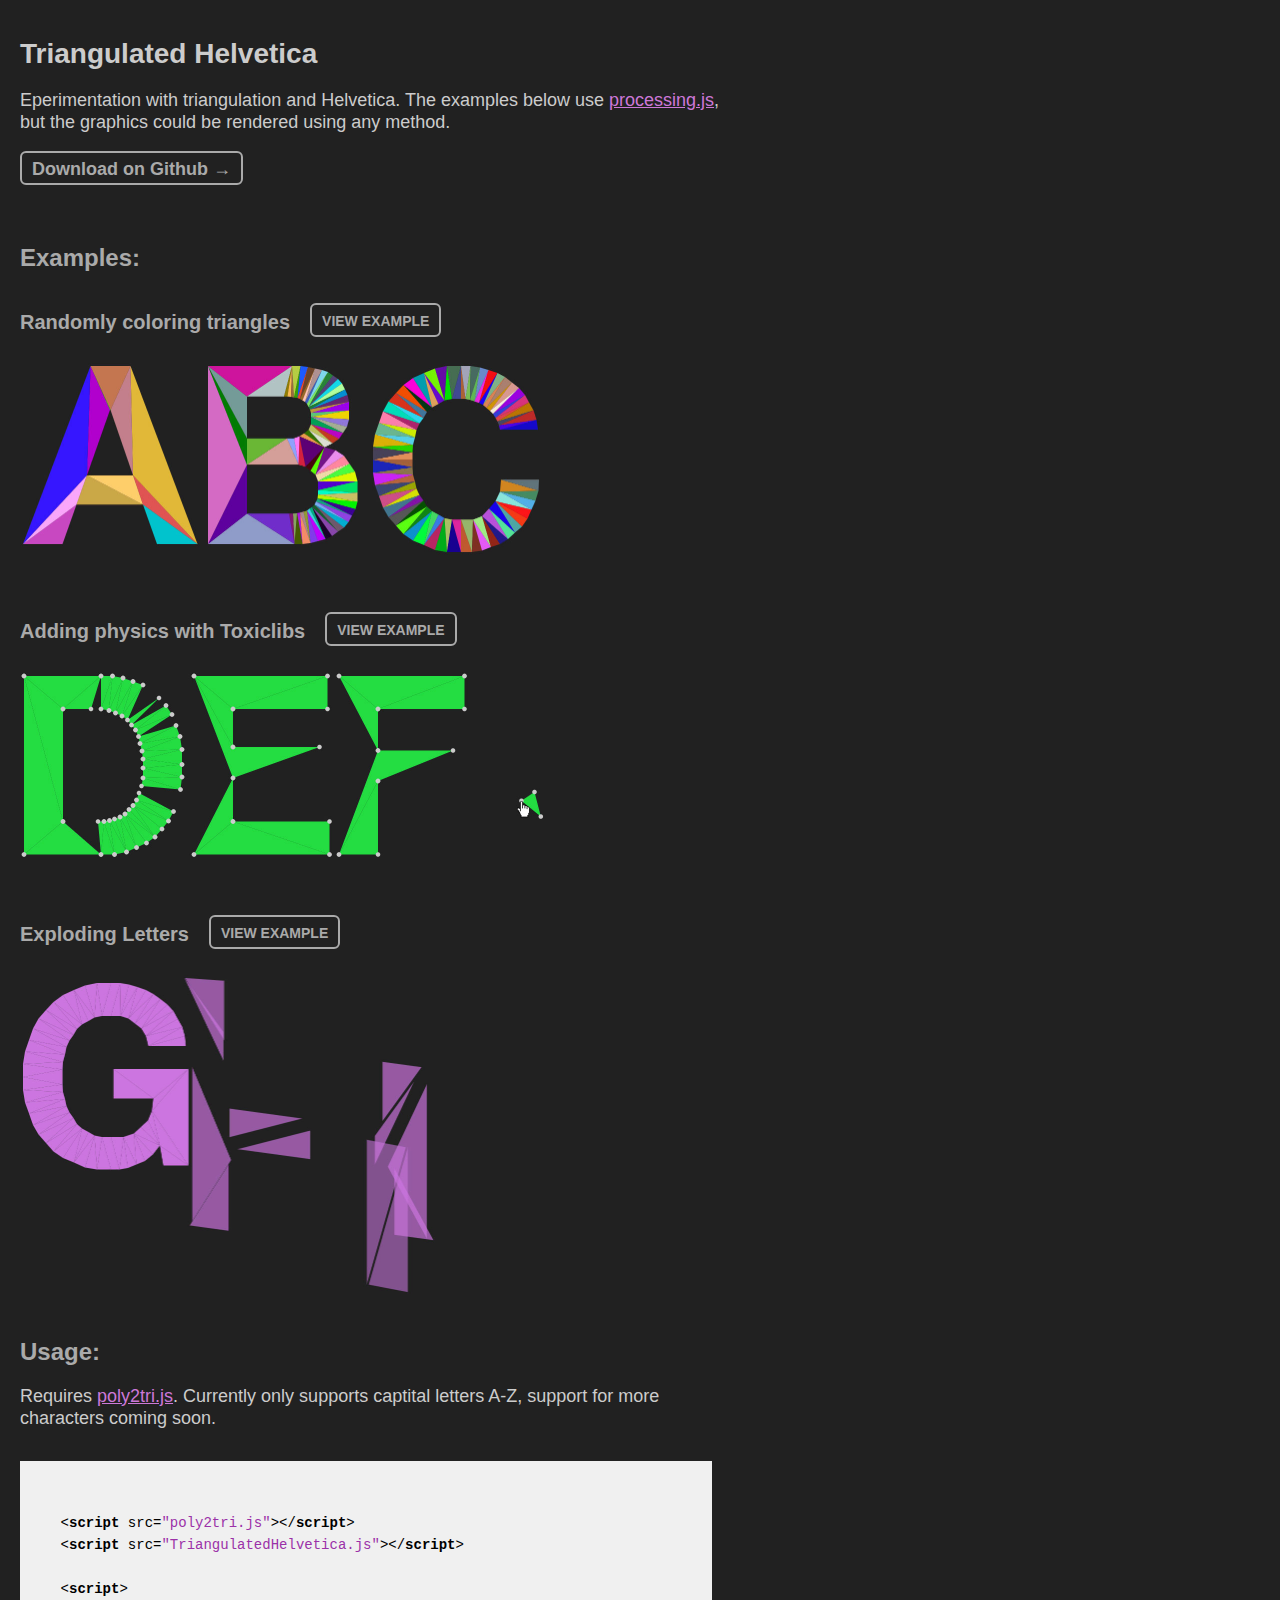
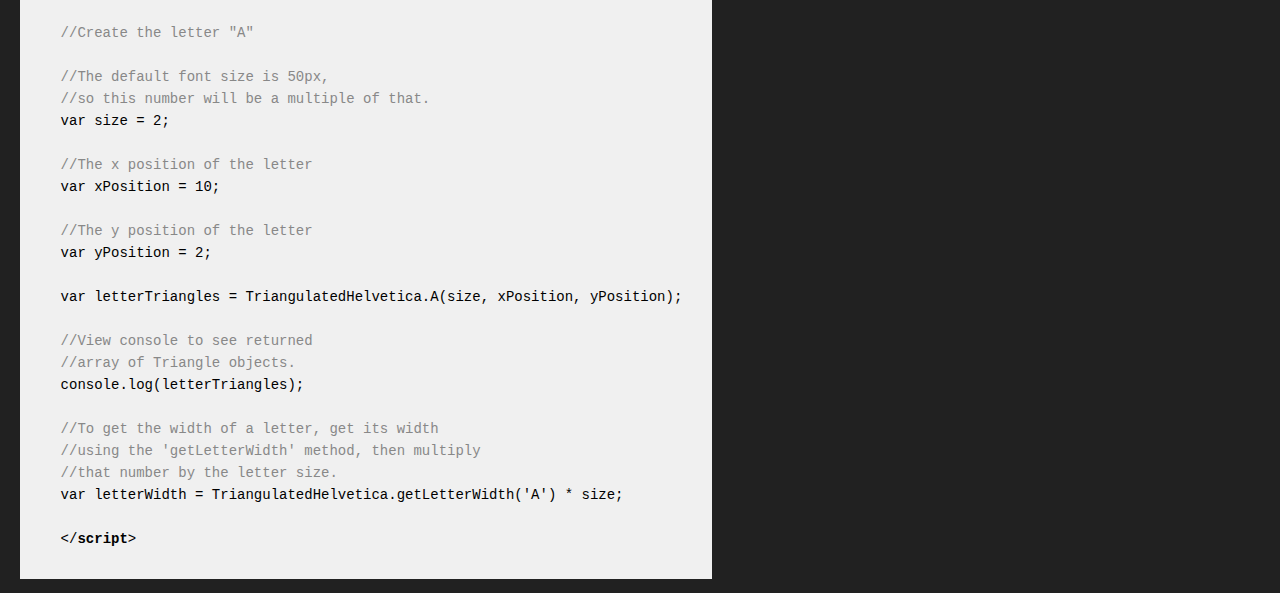
<file: index.html>
<!DOCTYPE html>
<!--[if lt IE 7 ]> <html class='ie6'> <![endif]-->
<!--[if IE 7 ]>    <html class='ie7'> <![endif]-->
<!--[if IE 8 ]>    <html class='ie8'> <![endif]-->
<!--[if IE 9 ]>    <html class='ie9'> <![endif]-->
<!--[if (gt IE 9)|!(IE)]><!--> <html lang='en'> <!--<![endif]-->
    <head>
        <title>Mike Fey | Triangulated Helvetica</title>
        <meta name="viewport" content="width=device-width, initial-scale=1.0, user-scalable=no">
        <meta name='apple-mobile-web-app-capable' content='yes' />
        <meta name='description' content='Eperimentation with triangulation and Helvetica.'>
        <link rel='stylesheet' href='assets/css/style.css' />
        <link rel="stylesheet" href="assets/css/highlight.min.css">
        <script src="assets/js/lib/highlight.pack.js"></script>
        <script>hljs.initHighlightingOnLoad();</script>
        <script>
            (function(i,s,o,g,r,a,m){i['GoogleAnalyticsObject']=r;i[r]=i[r]||function(){
            (i[r].q=i[r].q||[]).push(arguments)},i[r].l=1*new Date();a=s.createElement(o),
            m=s.getElementsByTagName(o)[0];a.async=1;a.src=g;m.parentNode.insertBefore(a,m)
            })(window,document,'script','//www.google-analytics.com/analytics.js','ga');

            ga('create', 'UA-2361692-49', 'mikefey.com');
            ga('send', 'pageview');
        </script>
    </head>
    <body>
        <div class='description'>
            <h1>Triangulated Helvetica</h1>
            <p>Eperimentation with triangulation and Helvetica. The examples below use <a href='http://processingjs.org/' target='_blank'>processing.js</a>, but the graphics could be rendered using any method.</p>
            <div class='download-btn-wrapper'>
                <a class='app-btn' id='download-on-github-btn' href='https://github.com/mikefey/triangulated-helvetica' target='_blank'>Download on Github &rarr;</a>
            </div>
            <h2>Examples:</h2>
            <div class='example-description'>
                <div class='title-wrapper'>
                    <h3>Randomly coloring triangles</h3><a href='multicolored' class='back-btn'>VIEW EXAMPLE</a>
                </div>
                <a class='example-image' href='multicolored'><img id='color-image' src='assets/images/color.jpg' /></a>
            </div>
            <div class='example-description'>
                <div class='title-wrapper'>
                    <h3>Adding physics with Toxiclibs</h3><a href='draggable' class='back-btn'>VIEW EXAMPLE</a>
                </div>
                <a class='example-image' href='draggable'><img id='draggable-image' src='assets/images/draggable.jpg' /></a>
            </div>
            <div class='example-description'>
                <div class='title-wrapper'>
                    <h3>Exploding Letters</h3><a href='explode' class='back-btn'>VIEW EXAMPLE</a>
                </div>
                <a class='example-image' href='explode'><img id='explode-image' src='assets/images/explode.jpg' /></a>
            </div>
            <h2>Usage:</h2>
            <p>Requires <a href='https://github.com/r3mi/poly2tri.js' target='_blank'>poly2tri.js</a>. Currently only supports captital letters A-Z, support for more characters coming soon.</p>
            <pre class='code-example'><code>

    <span class="hljs-tag">&lt;<span class="hljs-title">script</span><span class="hljs-attribute"> src</span>=<span class="hljs-value">"poly2tri.js"</span>&gt;</span><span class="hljs-tag">&lt;/<span class="hljs-title">script</span>&gt;</span>
    <span class="hljs-tag">&lt;<span class="hljs-title">script</span><span class="hljs-attribute"> src</span>=<span class="hljs-value">"TriangulatedHelvetica.js"</span>&gt;</span><span class="hljs-tag">&lt;/<span class="hljs-title">script</span>&gt;</span>

    <span class="hljs-tag">&lt;<span class="hljs-title">script</span></span>&gt;</span>

    <span class='code-comment'>//Create the letter "A"</span>

    <span class='code-comment'>//The default font size is 50px,
    //so this number will be a multiple of that.</span>
    var size = 2;

    <span class='code-comment'>//The x position of the letter</span>
    var xPosition = 10;

    <span class='code-comment'>//The y position of the letter</span>
    var yPosition = 2;

    var letterTriangles = TriangulatedHelvetica.A(size, xPosition, yPosition);

    <span class='code-comment'>//View console to see returned
    //array of Triangle objects.</span>
    console.log(letterTriangles);

    <span class='code-comment'>//To get the width of a letter, get its width
    //using the 'getLetterWidth' method, then multiply
    //that number by the letter size.</span>
    var letterWidth = TriangulatedHelvetica.getLetterWidth('A') * size;

    <span class="hljs-tag">&lt;/<span class="hljs-title">script</span>&gt;</span>
            </code></pre>
    </div>
    <script type="text/javascript">
            function isMobile() {
                var isMobile = (/iphone|ipod|android|blackberry|opera mini|opera mobi|skyfire|maemo|windows phone|palm|iemobile|symbian|symbianos|fennec/i.test(navigator.userAgent.toLowerCase()));

                if (isMobile != true) {
                    isMobile = false;
                }

                return isMobile;
            }

            function isTablet() {
                var isTablet = (/ipad|android 3|sch-i800|playbook|tablet|kindle|gt-p1000|sgh-t849|shw-m180s|a510|a511|a100|dell streak|silk/i.test(navigator.userAgent.toLowerCase()));

                if (isTablet != true) {
                    isTablet = false;
                }

                return isTablet;
            }

            if (isMobile() || isTablet()) {
                document.getElementsByTagName('body')[0].className = 'mobile';
            }
        </script>
    </body>
</html>
</file>
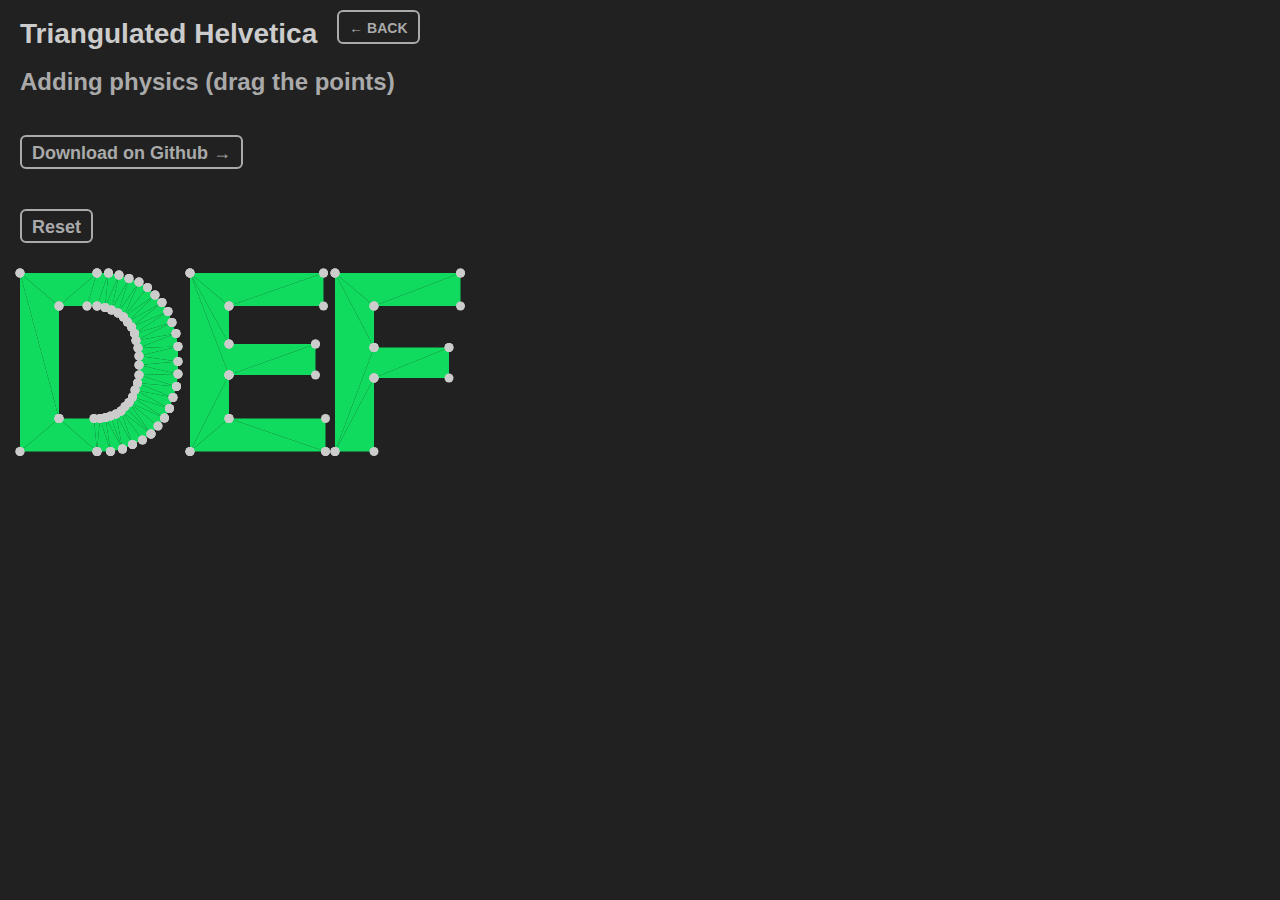
<file: draggable/index.html>
<!DOCTYPE html>
<!--[if lt IE 7 ]> <html class='ie6'> <![endif]-->
<!--[if IE 7 ]>    <html class='ie7'> <![endif]-->
<!--[if IE 8 ]>    <html class='ie8'> <![endif]-->
<!--[if IE 9 ]>    <html class='ie9'> <![endif]-->
<!--[if (gt IE 9)|!(IE)]><!--> <html lang='en'> <!--<![endif]-->
    <head>
        <title>Mike Fey | Triangulated Helvetica</title>
        <meta name="viewport" content="width=device-width, initial-scale=1.0">
        <meta name='apple-mobile-web-app-capable' content='yes' />
        <meta name='description' content='Eperimentation with triangulation and Helvetica.'>
        <script type='text/javascript' src='../assets/js/lib/jquery-2.0.3.js'></script>
        <script type='text/javascript' src='../assets/js/lib/processing-1.4.1.js'></script>
        <script type='text/javascript' src='../assets/js/lib/toxiclibs.js'></script>
        <script type='text/javascript' src='../assets/js/lib/Tween.js'></script>
        <script type='text/javascript' src='../assets/js/lib/poly2tri.js'></script>
        <script type='text/javascript' src='../assets/js/lib/TriangulatedHelvetica.js'></script>
        <script type='text/javascript' src='../assets/js/main.js'></script>
        <link rel='stylesheet' href='../assets/css/style.css' />
        <script>
            (function(i,s,o,g,r,a,m){i['GoogleAnalyticsObject']=r;i[r]=i[r]||function(){
            (i[r].q=i[r].q||[]).push(arguments)},i[r].l=1*new Date();a=s.createElement(o),
            m=s.getElementsByTagName(o)[0];a.async=1;a.src=g;m.parentNode.insertBefore(a,m)
            })(window,document,'script','//www.google-analytics.com/analytics.js','ga');

            ga('create', 'UA-2361692-49', 'mikefey.com');
            ga('send', 'pageview');
        </script>
    </head>
    <body>
        <div class='example'>
            <h1>Triangulated Helvetica</h1>
            <a href='../' class='back-btn'>&larr; BACK</a>
            <h2>Adding physics (drag the points)</h2>
            <div class='download-btn-wrapper'>
                <a class='app-btn' id='download-on-github-btn' href='https://github.com/mikefey/triangulated-helvetica' target='_blank'>Download on Github &rarr;</a>
            </div>
            <div class='app-btn' id='reset-letters-btn'>Reset</div>
            <div class='canvas-wrapper'>
                <canvas id='example2' data-processing-sources="../src/ExampleTwo.pde ../src/Letter.pde ../src/LetterPoint.pde ../src/lib/MouseUtils.pde"></canvas>
            </div>
        </div>
    </body>
</html>
</file>
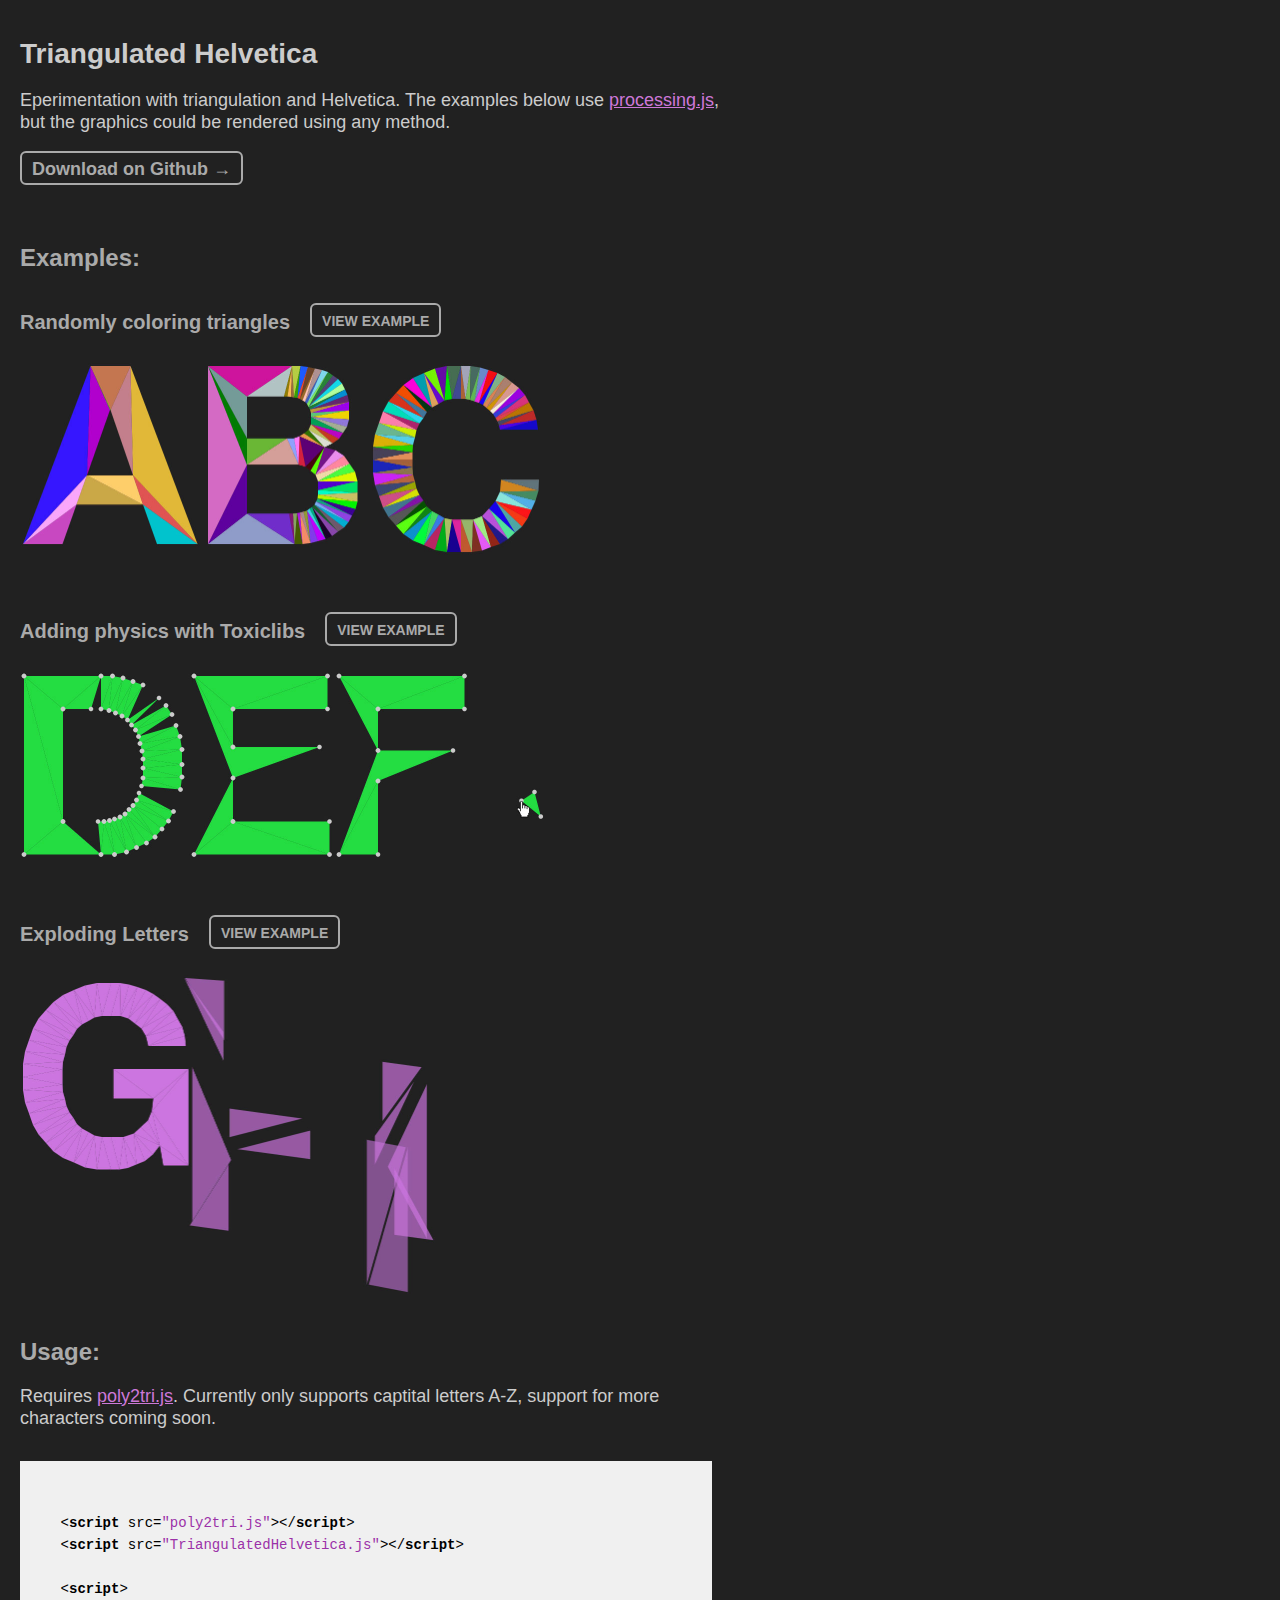
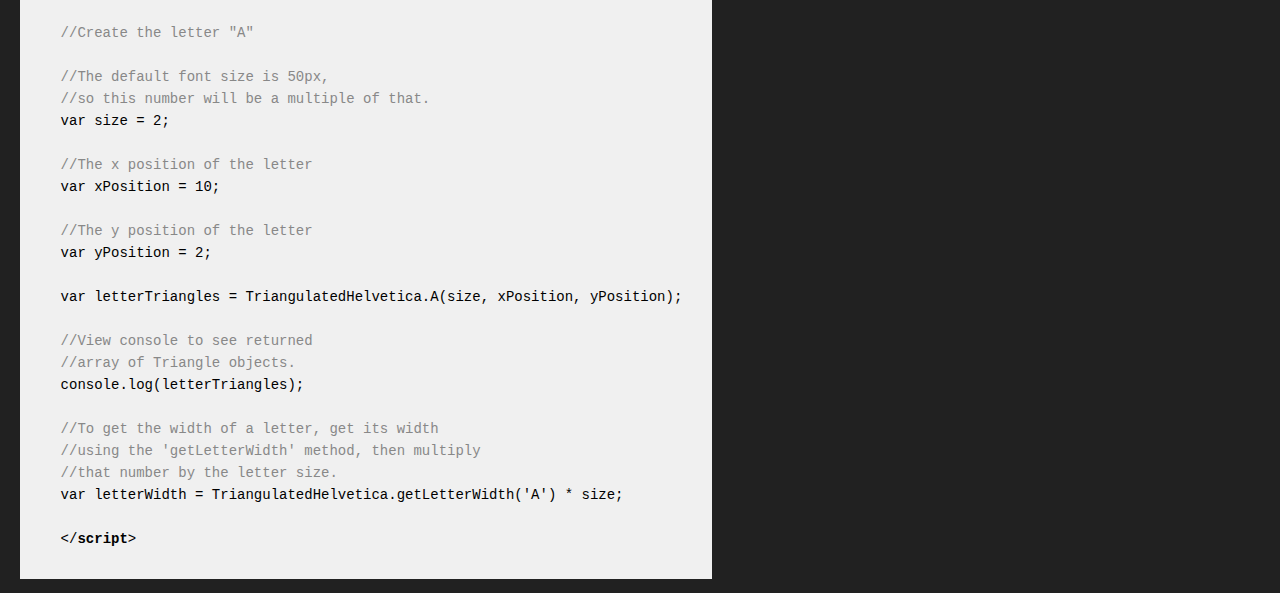
<file: examples/index.html>
<!DOCTYPE html>
<!--[if lt IE 7 ]> <html class='ie6'> <![endif]-->
<!--[if IE 7 ]>    <html class='ie7'> <![endif]-->
<!--[if IE 8 ]>    <html class='ie8'> <![endif]-->
<!--[if IE 9 ]>    <html class='ie9'> <![endif]-->
<!--[if (gt IE 9)|!(IE)]><!--> <html lang='en'> <!--<![endif]-->
    <head>
        <title>Mike Fey | Triangulated Helvetica</title>
        <meta name="viewport" content="width=device-width, initial-scale=1.0, user-scalable=no">
        <meta name='apple-mobile-web-app-capable' content='yes' />
        <meta name='description' content='Eperimentation with triangulation and Helvetica.'>
        <link rel='stylesheet' href='../assets/css/style.css' />
        <link rel="stylesheet" href="../assets/css/highlight.min.css">
        <script src="../assets/js/lib/highlight.pack.js"></script>
        <script>hljs.initHighlightingOnLoad();</script>
        <script type="text/javascript">
            var _gaq = _gaq || [];
            _gaq.push(['_setAccount', 'UA-2361692-47']);
            _gaq.push(['_trackPageview']);

            (function() {
                var ga = document.createElement('script'); ga.type = 'text/javascript'; ga.async = true;
                ga.src = ('https:' == document.location.protocol ? 'https://ssl' : 'http://www') + '.google-analytics.com/ga.js';
                var s = document.getElementsByTagName('script')[0]; s.parentNode.insertBefore(ga, s);
            })();
        </script>
    </head>
    <body>
        <div class='description'>
            <h1>Triangulated Helvetica</h1>
            <p>Eperimentation with triangulation and Helvetica. The examples below use <a href='http://processingjs.org/' target='_blank'>processing.js</a>, but the graphics could be rendered using any method.</p>
            <div class='download-btn-wrapper'>
                <a class='app-btn' id='download-on-github-btn' href='https://github.com/mikefey/triangulated-helvetica' target='_blank'>Download on Github &rarr;</a>
            </div>
            <h2>Examples:</h2>
            <div class='example-description'>
                <div class='title-wrapper'>
                    <h3>Randomly coloring triangles</h3><a href='multicolored' class='back-btn'>VIEW EXAMPLE</a>
                </div>
                <a class='example-image' href='multicolored'><img id='color-image' src='../assets/images/color.jpg' /></a>
            </div>
            <div class='example-description'>
                <div class='title-wrapper'>
                    <h3>Adding physics with Toxiclibs</h3><a href='draggable' class='back-btn'>VIEW EXAMPLE</a>
                </div>
                <a class='example-image' href='draggable'><img id='draggable-image' src='../assets/images/draggable.jpg' /></a>
            </div>
            <div class='example-description'>
                <div class='title-wrapper'>
                    <h3>Exploding Letters</h3><a href='explode' class='back-btn'>VIEW EXAMPLE</a>
                </div>
                <a class='example-image' href='explode'><img id='explode-image' src='../assets/images/explode.jpg' /></a>
            </div>
            <h2>Usage:</h2>
            <p>Requires <a href='https://github.com/r3mi/poly2tri.js' target='_blank'>poly2tri.js</a>. Currently only supports captital letters A-Z, support for more characters coming soon.</p>
            <pre class='code-example'><code>

    <span class="hljs-tag">&lt;<span class="hljs-title">script</span><span class="hljs-attribute"> src</span>=<span class="hljs-value">"poly2tri.js"</span>&gt;</span><span class="hljs-tag">&lt;/<span class="hljs-title">script</span>&gt;</span>
    <span class="hljs-tag">&lt;<span class="hljs-title">script</span><span class="hljs-attribute"> src</span>=<span class="hljs-value">"TriangulatedHelvetica.js"</span>&gt;</span><span class="hljs-tag">&lt;/<span class="hljs-title">script</span>&gt;</span>

    <span class="hljs-tag">&lt;<span class="hljs-title">script</span></span>&gt;</span>

    <span class='code-comment'>//Create the letter "A"</span>

    <span class='code-comment'>//The default font size is 50px,
    //so this number will be a multiple of that.</span>
    var size = 2;

    <span class='code-comment'>//The x position of the letter</span>
    var xPosition = 10;

    <span class='code-comment'>//The y position of the letter</span>
    var yPosition = 2;

    var letterTriangles = TriangulatedHelvetica.A(size, xPosition, yPosition);

    <span class='code-comment'>//View console to see returned
    //array of Triangle objects.</span>
    console.log(letterTriangles);

    <span class='code-comment'>//To get the width of a letter, get its width
    //using the 'getLetterWidth' method, then multiply
    //that number by the letter size.</span>
    var letterWidth = TriangulatedHelvetica.getLetterWidth('A') * size;

    <span class="hljs-tag">&lt;/<span class="hljs-title">script</span>&gt;</span>
            </code></pre>
    </div>
    <script type="text/javascript">
            function isMobile() {
                var isMobile = (/iphone|ipod|android|blackberry|opera mini|opera mobi|skyfire|maemo|windows phone|palm|iemobile|symbian|symbianos|fennec/i.test(navigator.userAgent.toLowerCase()));

                if (isMobile != true) {
                    isMobile = false;
                }

                return isMobile;
            }

            function isTablet() {
                var isTablet = (/ipad|android 3|sch-i800|playbook|tablet|kindle|gt-p1000|sgh-t849|shw-m180s|a510|a511|a100|dell streak|silk/i.test(navigator.userAgent.toLowerCase()));

                if (isTablet != true) {
                    isTablet = false;
                }

                return isTablet;
            }

            if (isMobile() || isTablet()) {
                document.getElementsByTagName('body')[0].className = 'mobile';
            }
        </script>
    </body>
</html>
</file>
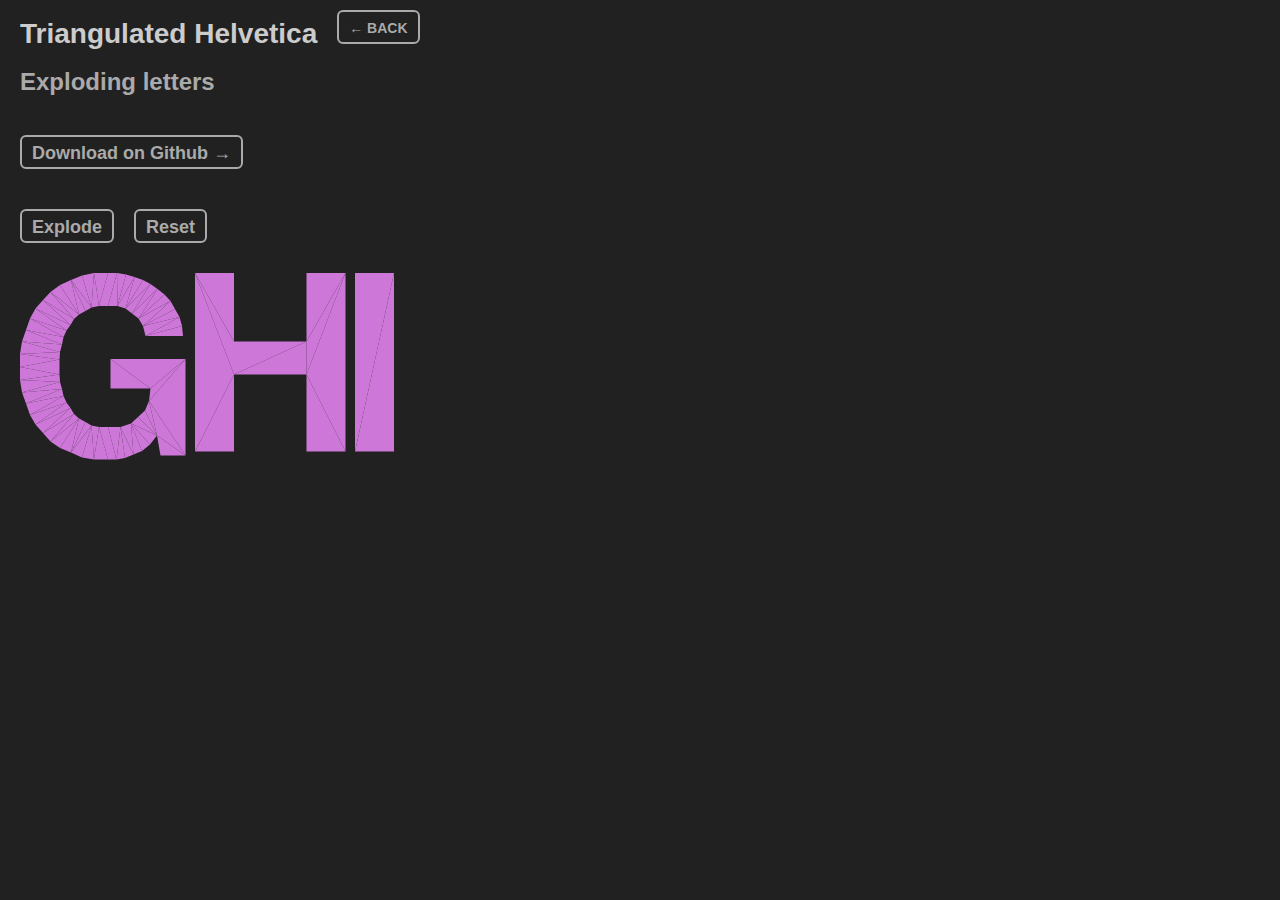
<file: explode/index.html>
<!DOCTYPE html>
<!--[if lt IE 7 ]> <html class='ie6'> <![endif]-->
<!--[if IE 7 ]>    <html class='ie7'> <![endif]-->
<!--[if IE 8 ]>    <html class='ie8'> <![endif]-->
<!--[if IE 9 ]>    <html class='ie9'> <![endif]-->
<!--[if (gt IE 9)|!(IE)]><!--> <html lang='en'> <!--<![endif]-->
    <head>
        <title>Mike Fey | Triangulated Helvetica</title>
        <meta name="viewport" content="width=device-width, initial-scale=1.0">
        <meta name='apple-mobile-web-app-capable' content='yes' />
        <meta name='description' content='Eperimentation with triangulation and Helvetica.'>
        <script type='text/javascript' src='../assets/js/lib/hidpi-canvas.js'></script>
        <script type='text/javascript' src='../assets/js/lib/jquery-2.0.3.js'></script>
        <script type='text/javascript' src='../assets/js/lib/processing-1.4.1.js'></script>
        <script type='text/javascript' src='../assets/js/lib/toxiclibs.js'></script>
        <script type='text/javascript' src='../assets/js/lib/Tween.js'></script>
        <script type='text/javascript' src='../assets/js/lib/poly2tri.js'></script>
        <script type='text/javascript' src='../assets/js/lib/TriangulatedHelvetica.js'></script>
        <script type='text/javascript' src='../assets/js/main.js'></script>
        <link rel='stylesheet' href='../assets/css/style.css' />
        <script>
            (function(i,s,o,g,r,a,m){i['GoogleAnalyticsObject']=r;i[r]=i[r]||function(){
            (i[r].q=i[r].q||[]).push(arguments)},i[r].l=1*new Date();a=s.createElement(o),
            m=s.getElementsByTagName(o)[0];a.async=1;a.src=g;m.parentNode.insertBefore(a,m)
            })(window,document,'script','//www.google-analytics.com/analytics.js','ga');

            ga('create', 'UA-2361692-49', 'mikefey.com');
            ga('send', 'pageview');
        </script>
    </head>
    <body>
        <div class='example'>
            <h1>Triangulated Helvetica</h1>
            <a href='../' class='back-btn'>&larr; BACK</a>
            <h2>Exploding letters</h2>
            <div class='download-btn-wrapper'>
                <a class='app-btn' id='download-on-github-btn' href='https://github.com/mikefey/triangulated-helvetica' target='_blank'>Download on Github &rarr;</a>
            </div>
            <div class='app-btn' id='explode-letters-btn'>Explode</div><div class='app-btn' id='reset-letters-btn'>Reset</div>
            <div class='canvas-wrapper'>
                <canvas id='example3' data-processing-sources="../src/ExampleThree.pde ../src/Letter.pde ../src/LetterPoint.pde ../src/lib/MouseUtils.pde"></canvas>
            </div>
        </div>
    </body>
</html>
</file>
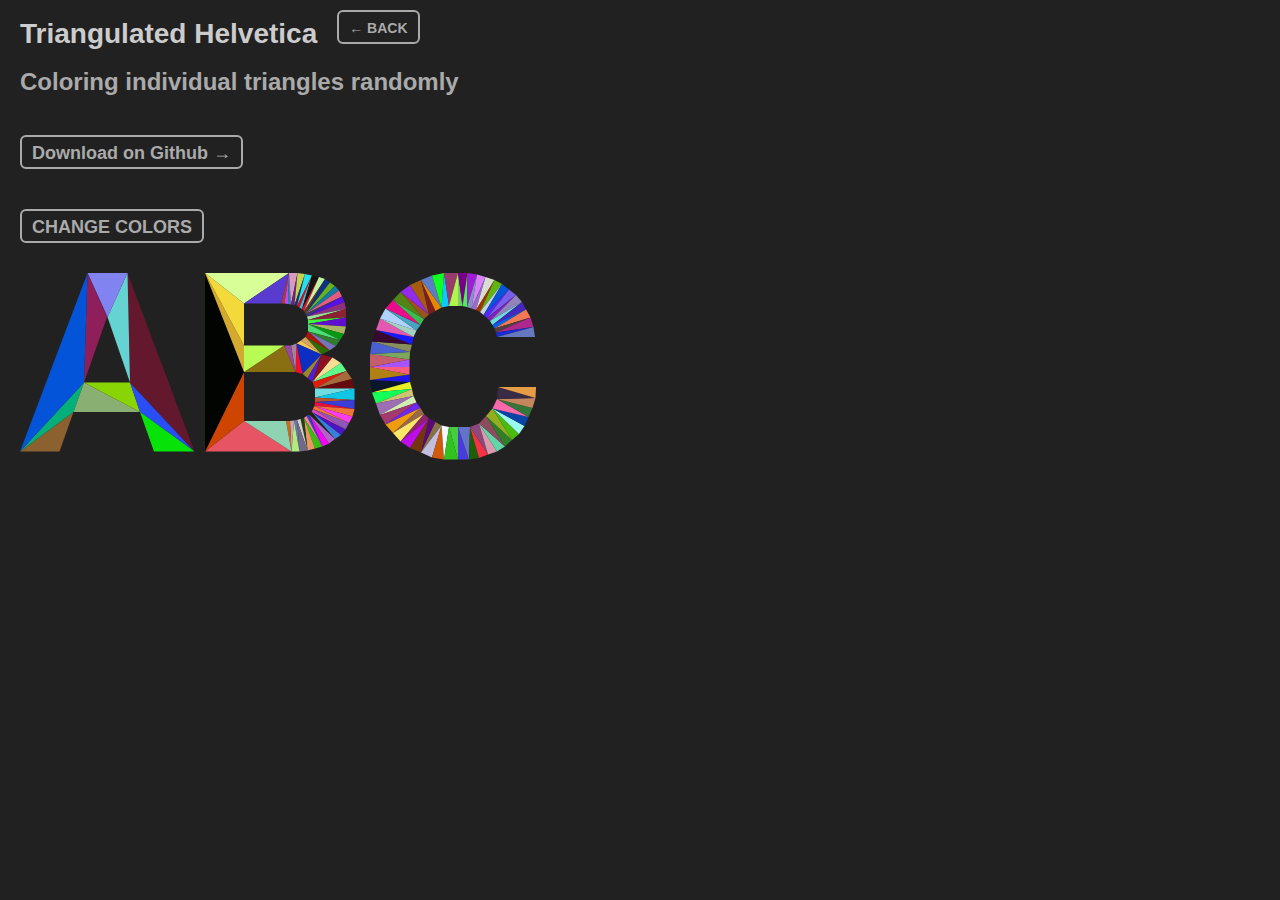
<file: multicolored/index.html>
<!DOCTYPE html>
<!--[if lt IE 7 ]> <html class='ie6'> <![endif]-->
<!--[if IE 7 ]>    <html class='ie7'> <![endif]-->
<!--[if IE 8 ]>    <html class='ie8'> <![endif]-->
<!--[if IE 9 ]>    <html class='ie9'> <![endif]-->
<!--[if (gt IE 9)|!(IE)]><!--> <html lang='en'> <!--<![endif]-->
    <head>
        <title>Mike Fey | Triangulated Helvetica</title>
        <meta name="viewport" content="width=device-width, initial-scale=1.0">
        <meta name='apple-mobile-web-app-capable' content='yes' />
        <meta name='description' content='Eperimentation with triangulation and Helvetica.'>
        <!--<script type='text/javascript' src='../assets/js/lib/hidpi-canvas.js'></script> -->
        <script type='text/javascript' src='../assets/js/lib/jquery-2.0.3.js'></script>
        <script type='text/javascript' src='../assets/js/lib/processing-1.4.1.js'></script>
        <script type='text/javascript' src='../assets/js/lib/toxiclibs.js'></script>
        <script type='text/javascript' src='../assets/js/lib/Tween.js'></script>
        <script type='text/javascript' src='../assets/js/lib/poly2tri.js'></script>
        <script type='text/javascript' src='../assets/js/lib/TriangulatedHelvetica.js'></script>
        <script type='text/javascript' src='../assets/js/main.js'></script>
        <link rel='stylesheet' href='../assets/css/style.css' />
        <script>
            (function(i,s,o,g,r,a,m){i['GoogleAnalyticsObject']=r;i[r]=i[r]||function(){
            (i[r].q=i[r].q||[]).push(arguments)},i[r].l=1*new Date();a=s.createElement(o),
            m=s.getElementsByTagName(o)[0];a.async=1;a.src=g;m.parentNode.insertBefore(a,m)
            })(window,document,'script','//www.google-analytics.com/analytics.js','ga');

            ga('create', 'UA-2361692-49', 'mikefey.com');
            ga('send', 'pageview');
        </script>
    </head>
    <body>
        <div class='example'>
            <h1>Triangulated Helvetica</h1>
            <a href='../' class='back-btn'>&larr; BACK</a>
            <h2>Coloring individual triangles randomly</h2>
            <div class='download-btn-wrapper'>
                <a class='app-btn' id='download-on-github-btn' href='https://github.com/mikefey/triangulated-helvetica' target='_blank'>Download on Github &rarr;</a>
            </div>
            <div class='app-btn' id='change-color-btn'>CHANGE COLORS</div>
            <div class='canvas-wrapper'>
                <canvas id='example1' data-processing-sources="../src/ExampleOne.pde ../src/Letter.pde ../src/LetterPoint.pde ../src/lib/MouseUtils.pde"></canvas>
            </div>
        </div>
    </body>
</html>
</file>
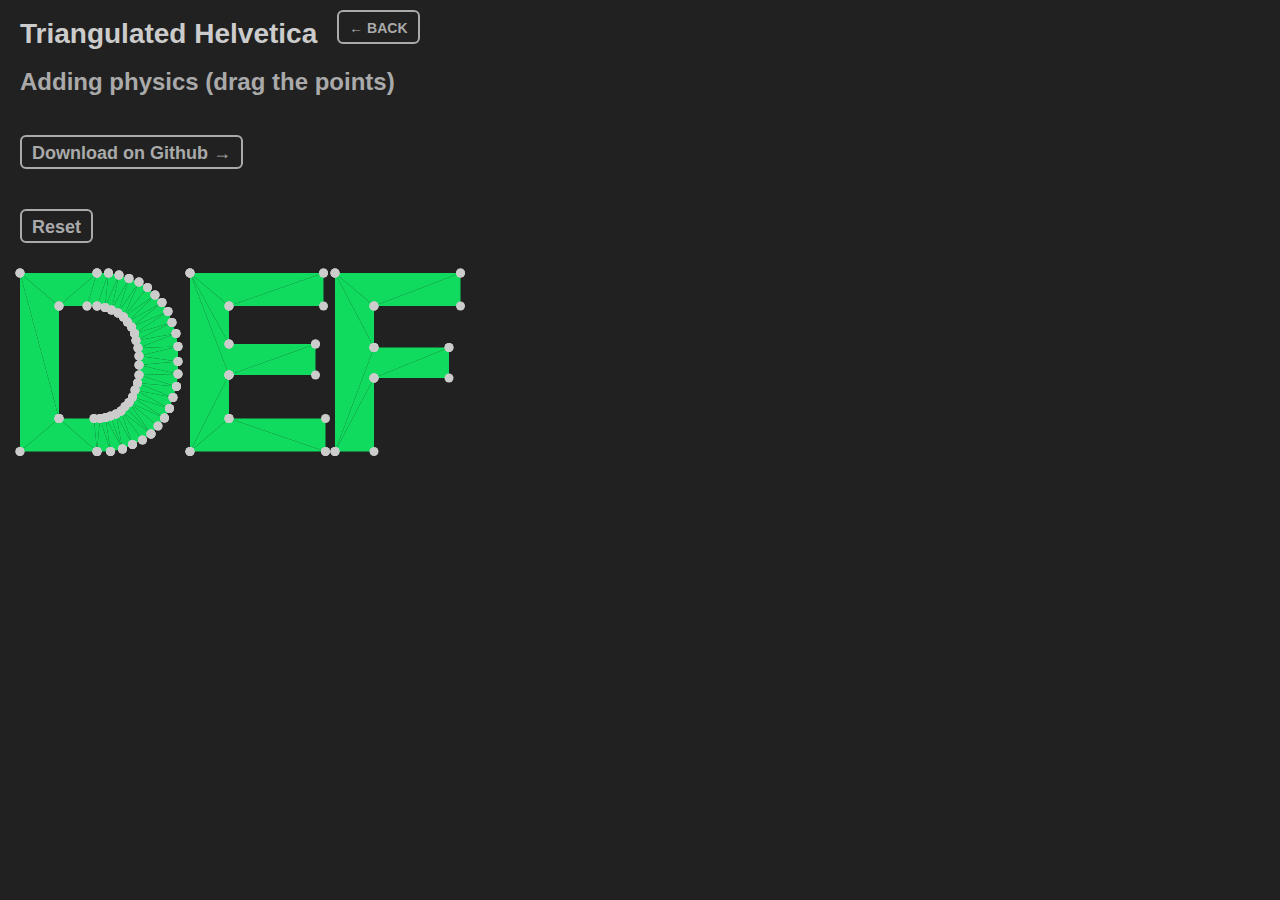
<file: examples/draggable/index.html>
<!DOCTYPE html>
<!--[if lt IE 7 ]> <html class='ie6'> <![endif]-->
<!--[if IE 7 ]>    <html class='ie7'> <![endif]-->
<!--[if IE 8 ]>    <html class='ie8'> <![endif]-->
<!--[if IE 9 ]>    <html class='ie9'> <![endif]-->
<!--[if (gt IE 9)|!(IE)]><!--> <html lang='en'> <!--<![endif]-->
    <head>
        <title>Mike Fey | Triangulated Helvetica</title>
        <meta name="viewport" content="width=device-width, initial-scale=1.0">
        <meta name='apple-mobile-web-app-capable' content='yes' />
        <meta name='description' content='Eperimentation with triangulation and Helvetica.'>
        <script type='text/javascript' src='../../assets/js/lib/jquery-2.0.3.js'></script>
        <script type='text/javascript' src='../../assets/js/lib/processing-1.4.1.js'></script>
        <script type='text/javascript' src='../../assets/js/lib/toxiclibs.js'></script>
        <script type='text/javascript' src='../../assets/js/lib/Tween.js'></script>
        <script type='text/javascript' src='../../assets/js/lib/poly2tri.js'></script>
        <script type='text/javascript' src='../../assets/js/lib/TriangulatedHelvetica.js'></script>
        <script type='text/javascript' src='../../assets/js/main.js'></script>
        <link rel='stylesheet' href='../../assets/css/style.css' />
    </head>
    <body>
        <div class='example'>
            <h1>Triangulated Helvetica</h1>
            <a href='../' class='back-btn'>&larr; BACK</a>
            <h2>Adding physics (drag the points)</h2>
            <div class='download-btn-wrapper'>
                <a class='app-btn' id='download-on-github-btn' href='https://github.com/mikefey/triangulated-helvetica' target='_blank'>Download on Github &rarr;</a>
            </div>
            <div class='app-btn' id='reset-letters-btn'>Reset</div>
            <div class='canvas-wrapper'>
                <canvas id='example2' data-processing-sources="../../src/ExampleTwo.pde ../../src/Letter.pde ../../src/LetterPoint.pde ../../src/lib/MouseUtils.pde"></canvas>
            </div>
        </div>
    </body>
</html>
</file>
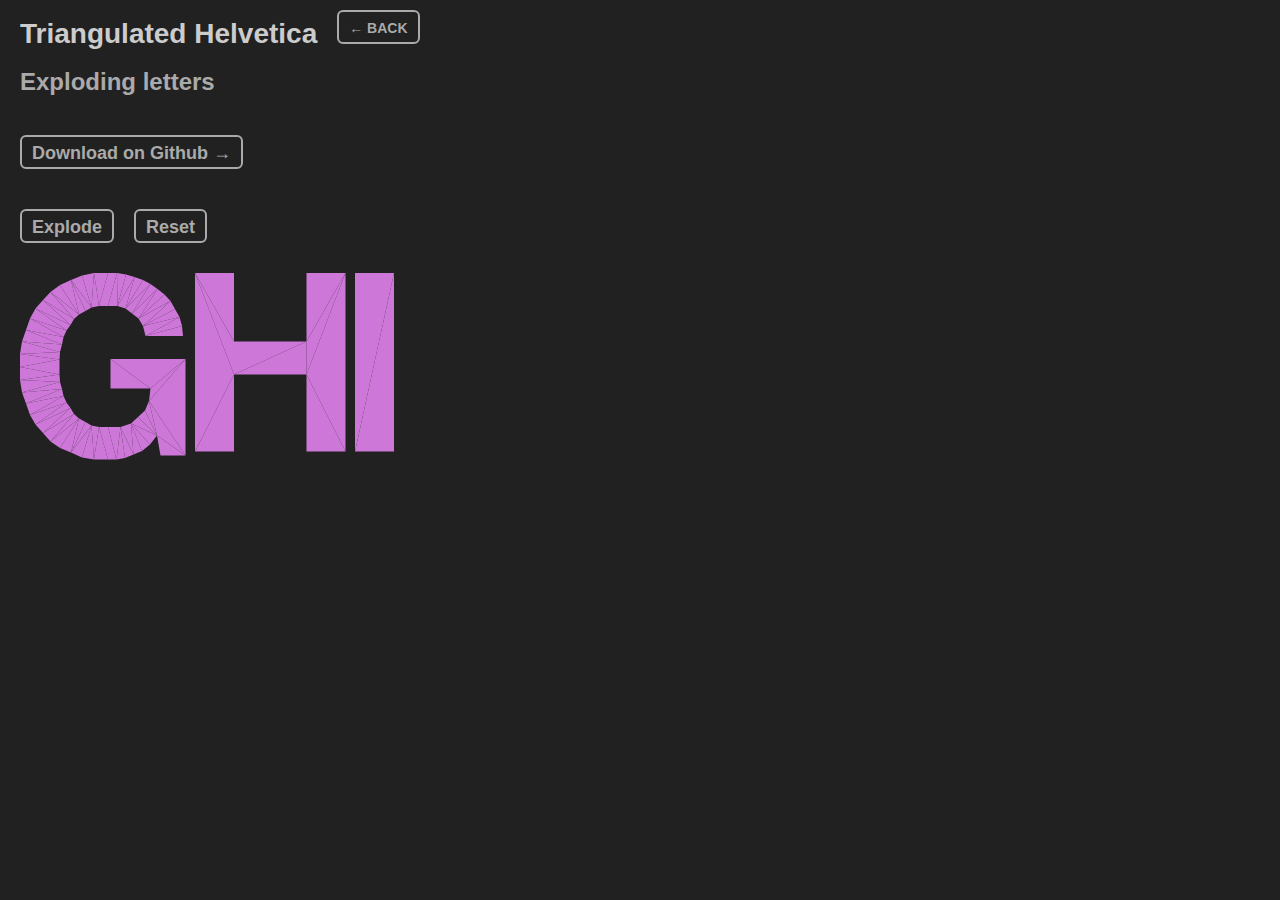
<file: examples/explode/index.html>
<!DOCTYPE html>
<!--[if lt IE 7 ]> <html class='ie6'> <![endif]-->
<!--[if IE 7 ]>    <html class='ie7'> <![endif]-->
<!--[if IE 8 ]>    <html class='ie8'> <![endif]-->
<!--[if IE 9 ]>    <html class='ie9'> <![endif]-->
<!--[if (gt IE 9)|!(IE)]><!--> <html lang='en'> <!--<![endif]-->
    <head>
        <title>Mike Fey | Triangulated Helvetica</title>
        <meta name="viewport" content="width=device-width, initial-scale=1.0">
        <meta name='apple-mobile-web-app-capable' content='yes' />
        <meta name='description' content='Eperimentation with triangulation and Helvetica.'>
        <script type='text/javascript' src='../../assets/js/lib/hidpi-canvas.js'></script>
        <script type='text/javascript' src='../../assets/js/lib/jquery-2.0.3.js'></script>
        <script type='text/javascript' src='../../assets/js/lib/processing-1.4.1.js'></script>
        <script type='text/javascript' src='../../assets/js/lib/toxiclibs.js'></script>
        <script type='text/javascript' src='../../assets/js/lib/Tween.js'></script>
        <script type='text/javascript' src='../../assets/js/lib/poly2tri.js'></script>
        <script type='text/javascript' src='../../assets/js/lib/TriangulatedHelvetica.js'></script>
        <script type='text/javascript' src='../../assets/js/main.js'></script>
        <link rel='stylesheet' href='../../assets/css/style.css' />
    </head>
    <body>
        <div class='example'>
            <h1>Triangulated Helvetica</h1>
            <a href='../' class='back-btn'>&larr; BACK</a>
            <h2>Exploding letters</h2>
            <div class='download-btn-wrapper'>
                <a class='app-btn' id='download-on-github-btn' href='https://github.com/mikefey/triangulated-helvetica' target='_blank'>Download on Github &rarr;</a>
            </div>
            <div class='app-btn' id='explode-letters-btn'>Explode</div><div class='app-btn' id='reset-letters-btn'>Reset</div>
            <div class='canvas-wrapper'>
                <canvas id='example3' data-processing-sources="../../src/ExampleThree.pde ../../src/Letter.pde ../../src/LetterPoint.pde ../../src/lib/MouseUtils.pde"></canvas>
            </div>
        </div>
    </body>
</html>
</file>
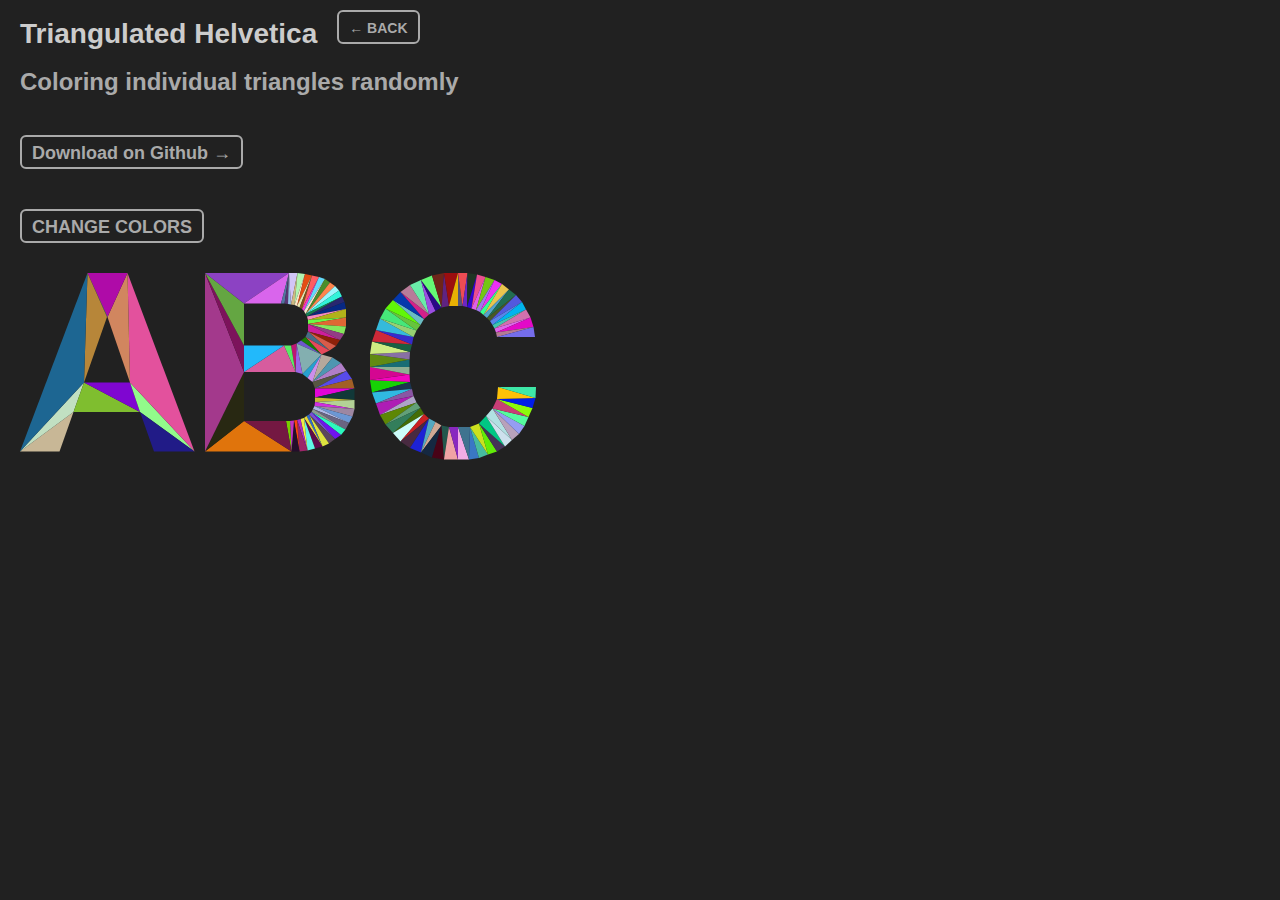
<file: examples/multicolored/index.html>
<!DOCTYPE html>
<!--[if lt IE 7 ]> <html class='ie6'> <![endif]-->
<!--[if IE 7 ]>    <html class='ie7'> <![endif]-->
<!--[if IE 8 ]>    <html class='ie8'> <![endif]-->
<!--[if IE 9 ]>    <html class='ie9'> <![endif]-->
<!--[if (gt IE 9)|!(IE)]><!--> <html lang='en'> <!--<![endif]-->
    <head>
        <title>Mike Fey | Triangulated Helvetica</title>
        <meta name="viewport" content="width=device-width, initial-scale=1.0">
        <meta name='apple-mobile-web-app-capable' content='yes' />
        <meta name='description' content='Eperimentation with triangulation and Helvetica.'>
        <!--<script type='text/javascript' src='../../assets/js/lib/hidpi-canvas.js'></script> -->
        <script type='text/javascript' src='../../assets/js/lib/jquery-2.0.3.js'></script>
        <script type='text/javascript' src='../../assets/js/lib/processing-1.4.1.js'></script>
        <script type='text/javascript' src='../../assets/js/lib/toxiclibs.js'></script>
        <script type='text/javascript' src='../../assets/js/lib/Tween.js'></script>
        <script type='text/javascript' src='../../assets/js/lib/poly2tri.js'></script>
        <script type='text/javascript' src='../../assets/js/lib/TriangulatedHelvetica.js'></script>
        <script type='text/javascript' src='../../assets/js/main.js'></script>
        <link rel='stylesheet' href='../../assets/css/style.css' />
    </head>
    <body>
        <div class='example'>
            <h1>Triangulated Helvetica</h1>
            <a href='../' class='back-btn'>&larr; BACK</a>
            <h2>Coloring individual triangles randomly</h2>
            <div class='download-btn-wrapper'>
                <a class='app-btn' id='download-on-github-btn' href='https://github.com/mikefey/triangulated-helvetica' target='_blank'>Download on Github &rarr;</a>
            </div>
            <div class='app-btn' id='change-color-btn'>CHANGE COLORS</div>
            <div class='canvas-wrapper'>
                <canvas id='example1' data-processing-sources="../../src/ExampleOne.pde ../../src/Letter.pde ../../src/LetterPoint.pde ../../src/lib/MouseUtils.pde"></canvas>
            </div>
        </div>
    </body>
</html>
</file>
<file: assets/css/style.css>
*, *:before, *:after {
  -moz-box-sizing: border-box;
  -webkit-box-sizing: border-box;
  box-sizing: border-box;
}

body, html {
  background-color: #212121;
  color:#ccc;
  width:100%;
  height:100%;
  margin:0;
  padding:0;
  font-family: 'Helvetica';
  font-size: 18px;
  line-height: 22px;
}

body.mobile {
  padding-right: 40px;
}

a {
  color:#CD78D8;
  border: 0;
}

a img {
  border:0;
}

html {
  zoom: 100%;

}

canvas {
  float:left;
  outline: none;
  -webkit-tap-highlight-color: rgba(255, 255, 255, 0); /* mobile webkit */
}

h1,
h2 {
  float:left;
  font-size: 28px;
  font-weight: bold;
  margin-left:20px;
  margin-bottom: 0px;
}

h1 {
  line-height: 30px;
}

h2 {
  width:100%;
  font-size: 24px;
  color:#aaa;
  margin-bottom: 40px;
}

h3 {
  float: left;
  margin-top:20px;
  font-size: 20px;
  color:#aaa;
}

h2 {
  line-height: 26px;
}


.description h2 {
  margin-bottom: 0px;
}

.description {
  float:left;
  width:100%;
  max-width: 700px;
  margin:20px 0px 0px 20px;
}

.mobile .description {
  max-width: 100%
}

.description h1,
.description h2,
.description p {
  float:left;
  margin-left:0px;
  width:100%;
}

.description p {
  margin-top:20px;
}

.example,
.canvas-wrapper {
  float:left;
  width:100%;
  overflow-x: hidden;
}

#example1 {
  z-index: 800;
}

.app-btn {
  -webkit-user-select: none;
  -moz-user-select: none;
  -ms-user-select: none;
  -o-user-select: none;
  user-select: none;
  float:left;
  font-size: 18px;
  font-weight: bold;
  color:#aaa;
  font-family: 'Helvetica';
  margin-top: 0px;
  margin-bottom: 20px;
  margin-left: 20px;
  border:2px solid #aaa;
  padding:5px 10px 3px 10px;
  cursor: pointer;
  border-radius: 6px;

  -webkit-transition: color 0.3s ease-out, border 0.3s ease-out;
  -moz-transition: color 0.3s ease-out, border 0.3s ease-out;
  -o-transition: color 0.3s ease-out, border 0.3s ease-out;
  transition: color 0.3s ease-out, border 0.3s ease-out;
}

.app-btn:hover {
  color:#fff;
  border:2px solid #fff;
}

.download-btn-wrapper {
  float:left;
  width:100%;
  margin:0px 0px 40px 20px;
}

.description .download-btn-wrapper {
  margin-left: 0px;
}

#download-on-github-btn {
  margin: 0px;
}

a.app-btn {
  text-decoration: none;
}

a.back-btn {
  -webkit-user-select: none;
  -moz-user-select: none;
  -ms-user-select: none;
  -o-user-select: none;
  user-select: none;
  float:left;
  font-size: 14px;
  font-weight: bold;
  color:#aaa;
  font-family: 'Helvetica';
  margin-top:10px;
  margin-left:20px;
  margin-bottom: 0px;
  border:2px solid #aaa;
  padding:5px 10px 3px 10px;
  cursor: pointer;
  border-radius: 6px;
  text-decoration: none;

  -webkit-transition: color 0.3s ease-out, border 0.3s ease-out;
  -moz-transition: color 0.3s ease-out, border 0.3s ease-out;
  -o-transition: color 0.3s ease-out, border 0.3s ease-out;
  transition: color 0.3s ease-out, border 0.3s ease-out;
}

.example-description {
  float:left;
  width:100%;
  margin:20px 0px;
}

a.back-btn:hover {
  color:#fff;
  border:2px solid #fff;
}

.code-example {
  padding-right: 20px;
  position: relative;
  width:100%;
  float:left;
  max-width: 700px;
}

.mobile .code-example {
  max-width: 100%
}

.code-comment {
  color:#888;
}

#color-image {
  width:521px;
  height:auto;
}

#draggable-image {
  width:525px;
  height:auto;
}

#explode-image {
  width:415px;
  height:auto;
}

.mobile #color-image,
.mobile #draggable-image,
.mobile #explode-image {
  width:90%;
  height:auto;
}

.example-image {
  display: block;
  float:left;
  margin-top:10px;
}

.title-wrapper {
  float:left;
  width:100%;
}

.title-wrapper .back-btn {
  margin-top:12px;
}

.code-example {
  font-size: 14px;
}

@media screen and (max-width: 470px) {
  .mobile .title-wrapper .back-btn {
    float:left;
    margin:0px;
    margin-bottom: 15px;
  }

  .code-example {
    font-size: 8px;
  }
}
}
</file>
<file: assets/css/highlight.min.css>
.hljs{display:block;padding:.5em;padding-right: 30px;background:#f0f0f0;float:left;}.hljs,.hljs-subst,.hljs-tag .hljs-title,.lisp .hljs-title,.clojure .hljs-built_in,.nginx .hljs-title{color:black}.hljs-string,.hljs-title,.hljs-constant,.hljs-parent,.hljs-tag .hljs-value,.hljs-rules .hljs-value,.hljs-rules .hljs-value .hljs-number,.hljs-preprocessor,.hljs-pragma,.haml .hljs-symbol,.ruby .hljs-symbol,.ruby .hljs-symbol .hljs-string,.hljs-aggregate,.hljs-template_tag,.django .hljs-variable,.smalltalk .hljs-class,.hljs-addition,.hljs-flow,.hljs-stream,.bash .hljs-variable,.apache .hljs-tag,.apache .hljs-cbracket,.tex .hljs-command,.tex .hljs-special,.erlang_repl .hljs-function_or_atom,.asciidoc .hljs-header,.markdown .hljs-header,.coffeescript .hljs-attribute{color:#9b31a8}.smartquote,.hljs-comment,.hljs-annotation,.hljs-template_comment,.diff .hljs-header,.hljs-chunk,.asciidoc .hljs-blockquote,.markdown .hljs-blockquote{color:#888}.hljs-number,.hljs-date,.hljs-regexp,.hljs-literal,.hljs-hexcolor,.smalltalk .hljs-symbol,.smalltalk .hljs-char,.go .hljs-constant,.hljs-change,.lasso .hljs-variable,.makefile .hljs-variable,.asciidoc .hljs-bullet,.markdown .hljs-bullet,.asciidoc .hljs-link_url,.markdown .hljs-link_url{color:#080}.hljs-label,.hljs-javadoc,.ruby .hljs-string,.hljs-decorator,.hljs-filter .hljs-argument,.hljs-localvars,.hljs-array,.hljs-attr_selector,.hljs-important,.hljs-pseudo,.hljs-pi,.haml .hljs-bullet,.hljs-doctype,.hljs-deletion,.hljs-envvar,.hljs-shebang,.apache .hljs-sqbracket,.nginx .hljs-built_in,.tex .hljs-formula,.erlang_repl .hljs-reserved,.hljs-prompt,.asciidoc .hljs-link_label,.markdown .hljs-link_label,.vhdl .hljs-attribute,.clojure .hljs-attribute,.asciidoc .hljs-attribute,.lasso .hljs-attribute,.coffeescript .hljs-property,.hljs-phony{color:#88F}.hljs-keyword,.hljs-id,.hljs-title,.hljs-built_in,.hljs-aggregate,.css .hljs-tag,.hljs-javadoctag,.hljs-phpdoc,.hljs-yardoctag,.smalltalk .hljs-class,.hljs-winutils,.bash .hljs-variable,.apache .hljs-tag,.go .hljs-typename,.tex .hljs-command,.asciidoc .hljs-strong,.markdown .hljs-strong,.hljs-request,.hljs-status{font-weight:bold}.asciidoc .hljs-emphasis,.markdown .hljs-emphasis{font-style:italic}.nginx .hljs-built_in{font-weight:normal}.coffeescript .javascript,.javascript .xml,.lasso .markup,.tex .hljs-formula,.xml .javascript,.xml .vbscript,.xml .css,.xml .hljs-cdata{opacity:.5}
</file>
